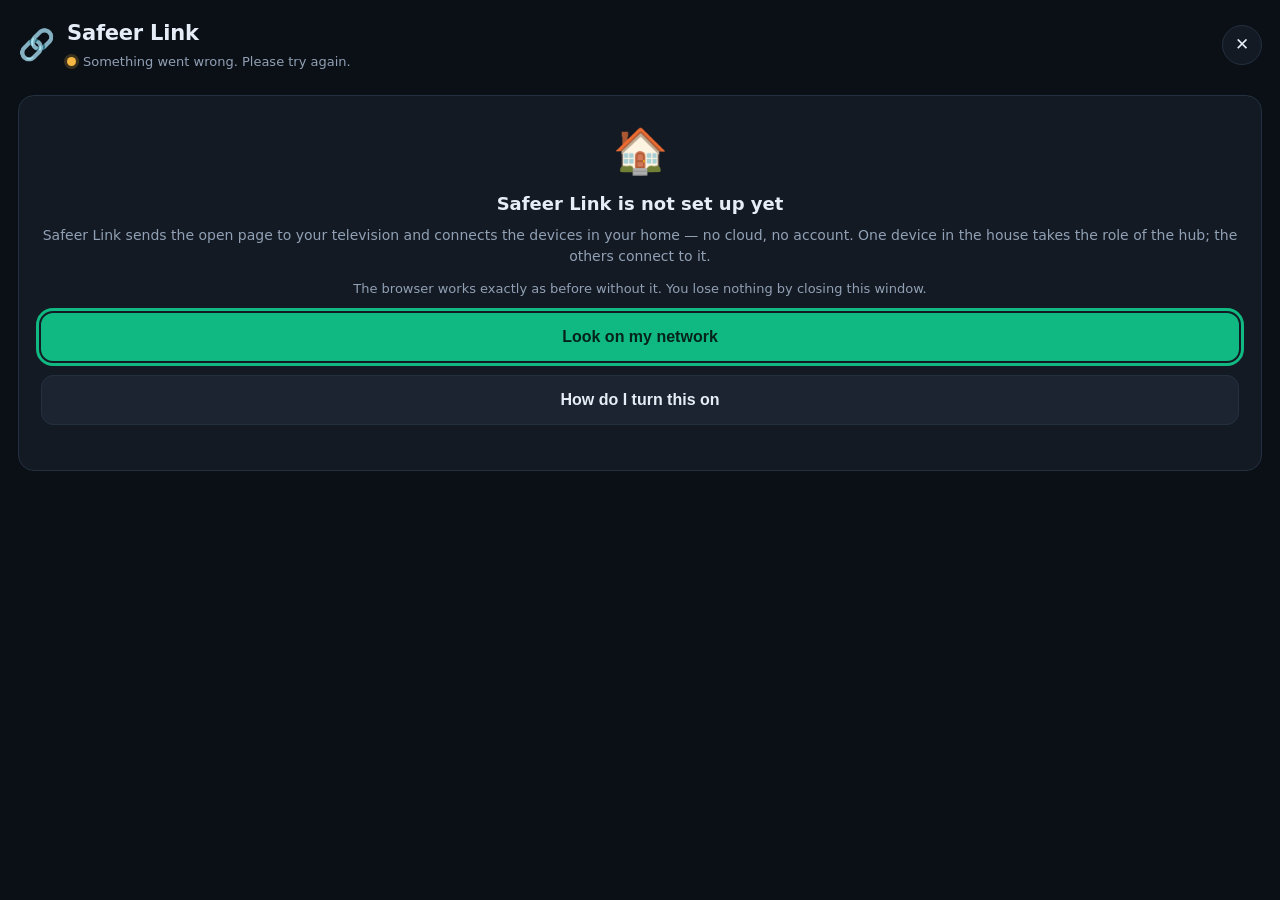
<file: assets/link/index.html>
<!doctype html>
<html lang="sl">
<head>
<meta charset="utf-8">
<meta name="viewport" content="width=device-width, initial-scale=1, viewport-fit=cover">
<title>Safeer Link</title>
<link rel="stylesheet" href="link.css">
</head>
<body>

<!-- Vsa vidna besedila nosijo data-t; link.js jih napolni v jeziku uporabnika.
     Tu zapisana slovenscina je hkrati privzetek, ce bi se prevod kdaj izgubil. -->

<header class="glava">
  <div class="znak">
    <span class="logo">🔗</span>
    <div>
      <h1>Safeer Link</h1>
      <p class="stanjeVrstica">
        <span class="pika" id="pika"></span>
        <span id="podnaslov" data-t="preverjam">Preverjam …</span>
      </p>
    </div>
  </div>
  <button class="zapri" id="gumbZapri" aria-label="Zapri" data-t-naslov="zapri">✕</button>
</header>

<main>

  <!-- Vklop in izklop sta skupaj in na vrhu: kdor odpre Safeer Link, najprej odloca o tem. -->
  <div id="hubStikalo" hidden>
    <div class="stikaloVrstica">
      <button class="glavni" id="gumbHubVklopi" data-t="vklopiLink">Vklopi Safeer Link</button>
      <button class="drugotni" id="gumbHubIzklopi" data-t="izklopiLink">Izklopi Safeer Link</button>
    </div>
    <p class="opomba" id="opombaHubVklop"></p>
  </div>

  <!-- Stanje 1: Huba ni -->
  <section class="zaslon" id="zaslonBrezHuba">
    <div class="kartica sredina">
      <div class="velikaIkona">🏠</div>
      <h2 data-t="brezHubaNaslov">Safeer Link še ni vklopljen</h2>
      <p class="pojasnilo" data-t="brezHubaOpis">
        Safeer Link pošlje odprto stran na televizor in poveže tvoje naprave doma —
        brez oblaka in brez računa. Za to mora ena naprava v hiši prevzeti vlogo
        središča; ostale se povežejo nanjo.
      </p>
      <p class="pojasnilo drobno" data-t="brezHubaPomirilo">
        Brskalnik deluje povsem normalno tudi brez njega. Ničesar ne izgubiš, če to okno zapreš.
      </p>
      <button class="glavni" id="gumbPoisci" data-t="poisci">Poišči v mojem omrežju</button>
      <button class="drugotni" id="gumbNavodila" data-t="kakoDobim">Kako to vklopim</button>
      <p class="opomba" id="opombaIskanje"></p>
    </div>
  </section>

  <!-- Stanje 2: Hub je, a nas še ne pozna -->
  <section class="zaslon" id="zaslonSeznanitev" hidden>
    <div class="kartica sredina">
      <div class="velikaIkona">🔐</div>
      <h2 data-t="povežiNaslov">Poveži to napravo</h2>
      <p class="pojasnilo">
        <span data-t="hubNajdenNa">Safeer Link je na naslovu</span>
        <span class="poudarek" id="naslovHuba"></span>.
        <span data-t="zakajPotrditi">Da ti sme pošiljati in sinhronizirati, ga moraš enkrat potrditi.</span>
      </p>
      <div class="koda" id="kodaBlok" hidden>
        <p class="pojasnilo drobno" data-t="potrdiKodo">Kodo potrdi na napravi, kjer teče Safeer Link:</p>
        <div class="stevilke" id="kodaStevilke">------</div>
        <p class="opomba" data-t="kodaVelja">Koda velja 5 minut.</p>
      </div>
      <button class="glavni" id="gumbSeznani" data-t="poveziSSafeerLink">Poveži s Safeer Link</button>
      <p class="opomba" id="opombaSeznanitev"></p>
    </div>
  </section>

  <!-- Stanje 2b: Safeer Link je na novem naslovu (usmerjevalnik je podelil nov IP). -->
  <section class="zaslon" id="zaslonPreseljen" hidden>
    <div class="kartica sredina">
      <div class="velikaIkona">🏡</div>
      <h2 data-t="preseljenNaslov">Safeer Link je na novem naslovu</h2>
      <p class="pojasnilo">
        <span data-t="preseljenOpis">Doma se javlja z drugega naslova kot doslej — običajno zato, ker mu je usmerjevalnik podelil novega. Potrdi, da je to tvoj Safeer Link.</span>
      </p>
      <p class="pojasnilo drobno"><span class="poudarek" id="noviNaslov"></span></p>
      <button class="glavni" id="gumbPotrdiNaslov" data-t="daPovezi">Da, poveži</button>
      <p class="opomba" id="opombaPreselitev"></p>
    </div>
  </section>

  <!-- Stanje 3: povezani. En sam zaslon, brez zavihkov: najprej dejanje, nato stanje. -->
  <section class="zaslon" id="zaslonPovezan" hidden>

    <div class="panel" id="panelCast" hidden>
      <h2 data-t="posljiStran">Pošlji to stran</h2>
      <div class="kartica tesno">
        <p class="oznaka" data-t="odprtoVBrskalniku">Odprto v brskalniku</p>
        <p class="naslovStrani" id="naslovStrani">—</p>
        <p class="urlStrani" id="urlStrani"></p>
      </div>
      <ul class="seznam" id="seznamPrejemnikov"></ul>
      <p class="opomba" id="opombaCast"></p>

      <div class="predvajalnik" id="predvajalnik" hidden>
        <p class="oznaka">
          <span data-t="predvajaSeNa">Predvaja se na</span> <span id="imePrejemnika"></span>
        </p>
        <p class="naslovStrani" id="naslovPredvajanja">—</p>
        <div class="crta"><div class="crtaNapolnjena" id="crtaNapolnjena"></div></div>
        <p class="cas"><span id="casPolozaj">0:00</span> / <span id="casTrajanje">0:00</span></p>
        <div class="tipke">
          <button data-ukaz="nazaj" data-t="nazaj10">⏪ 10 s</button>
          <button data-ukaz="pause" data-t="pavza">⏸ Pavza</button>
          <button data-ukaz="play" data-t="predvajaj">▶ Predvajaj</button>
          <button data-ukaz="naprej" data-t="naprej10">10 s ⏩</button>
        </div>
      </div>
    </div>

    <div class="panel" id="panelNaprave">
      <div class="vrsticaGlave">
        <h2 data-t="povezaneNaprave">Povezane naprave</h2>
        <button class="drobniGumb" id="gumbOsvezi" data-t="osvezi">Osveži</button>
      </div>
      <ul class="seznam" id="seznamNaprav"></ul>
      <p class="opomba" id="opombaNaprave" data-t="povezujem">Povezujem se …</p>
      <button class="drugotni tanek" id="gumbPozabi" hidden data-t="pozabiNapravo">
        Pozabi to napravo
      </button>
      <p class="opomba" id="opombaPozabi"></p>
    </div>

    <div class="panel" id="panelSync">
      <h2 data-t="sinhronizacija">Sinhronizacija</h2>
      <p class="pojasnilo" data-t="syncOpis">
        Zaznamki potujejo med tvojimi napravami prek domačega Safeer Linka.
        Nič ne gre v oblak.
      </p>
      <ul class="seznam" id="seznamSync"></ul>
      <p class="opomba" id="opombaSync" data-t="syncPrivzeto">Sinhronizacija se vklopi, ko jo potrdiš — do takrat se ne pošlje nič.</p>
    </div>

  </section>

  <!-- Stanje 4: sredisce tece v tem brskalniku na televizorju. -->
  <section class="zaslon" id="zaslonHubTu" hidden>

    <div class="panel" id="panelPrijave" hidden>
      <h2 data-t="cakaPrijava">Naprava se želi povezati</h2>
      <ul class="seznam" id="seznamPrijav"></ul>
    </div>

    <div class="panel">
      <div class="vrsticaGlave">
        <h2 data-t="tuNaslov">Ta televizor je središče</h2>
        <button class="drobniGumb" id="gumbHubOsvezi" data-t="osvezi">Osveži</button>
      </div>
      <p class="pojasnilo" data-t="tuPojasnilo">
        Naprave v lokalnem omrežju se povezujejo na televizor.
      </p>
      <ul class="seznam" id="seznamHubNaprav"></ul>
      <p class="opomba" id="opombaHub"></p>
    </div>

  </section>

</main>

<script src="link.js"></script>
</body>
</html>
</file>
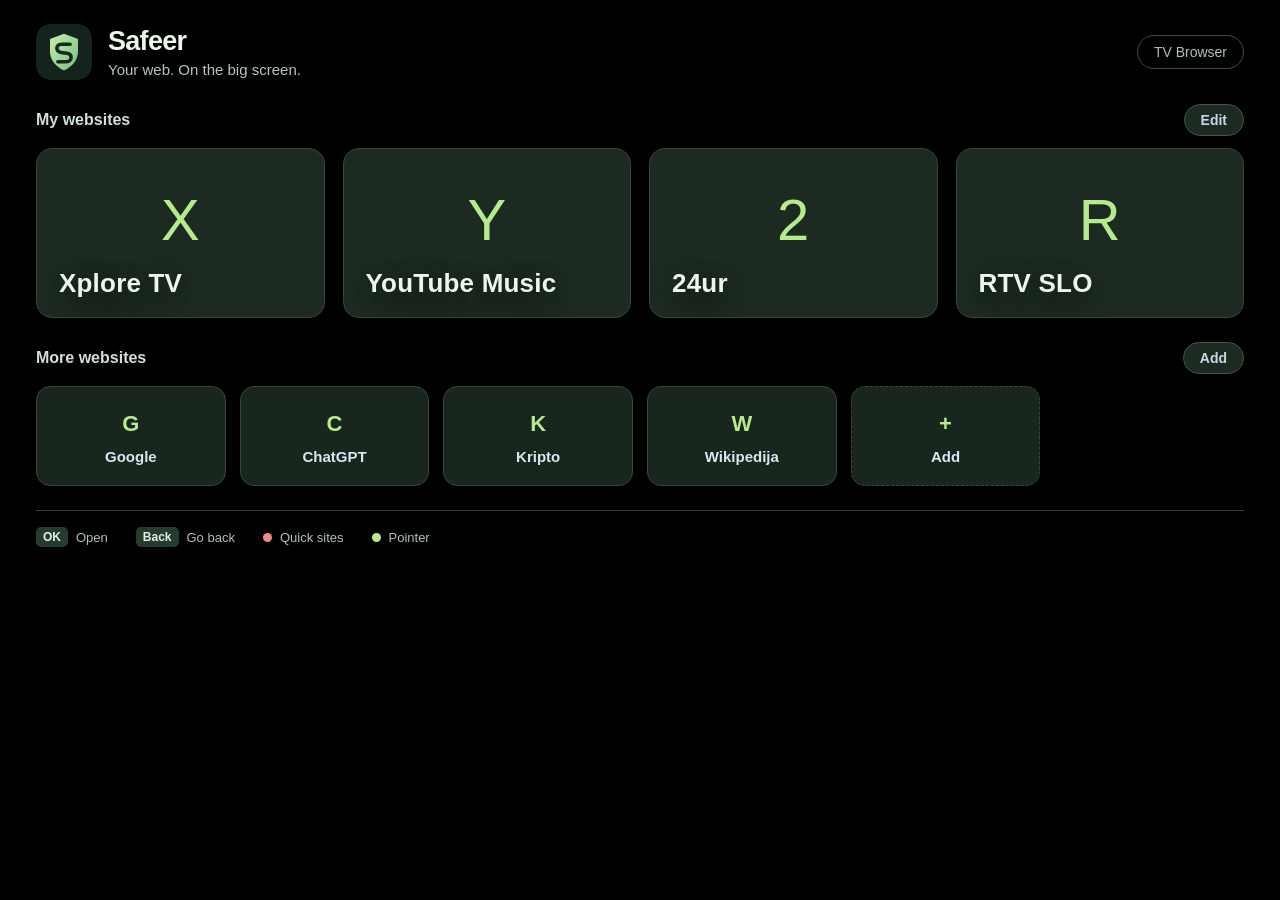
<file: assets/brave_home.html>
<!DOCTYPE html>

<html lang="en">
<head>
<meta charset="utf-8"/>
<meta content="width=device-width, initial-scale=1.0, user-scalable=no" name="viewport"/>
<title>Safeer Browser</title>
<style>
        * { margin: 0; padding: 0; box-sizing: border-box; -webkit-tap-highlight-color: transparent; user-select: none; }
        html, body {
            height: 100%;
            background: #000000;
            color: #f4f7fb;
            font-family: "Segoe UI", Roboto, "Noto Sans", sans-serif;
        }
        body {
            overflow: hidden;
            background-color: #000000;
            background-image: none;
        }
        .stage {
            width: min(1680px, calc(100vw - 80px));
            margin: 0 auto;
            padding: 88px 0 28px;
            height: 100%;
            display: flex;
            flex-direction: column;
        }

        .search-card { display: flex; flex-direction: column; align-items: center; gap: 16px; margin-bottom: 28px; }
        .search-bar-wrapper {
            width: 720px;
            max-width: 100%;
            height: 64px;
            display: flex;
            align-items: center;
            gap: 12px;
            padding: 0 10px 0 22px;
            border-radius: 999px;
            background: rgba(255, 255, 255, 0.06);
            border: 1px solid rgba(255, 255, 255, 0.12);
            box-shadow: 0 18px 50px rgba(0, 0, 0, 0.28);
        }
        .search-bar-wrapper:focus-within,
        .search-bar-wrapper.safeer-active-card {
            border-color: rgba(0, 229, 255, 0.85);
            background: rgba(0, 229, 255, 0.08);
            box-shadow: 0 0 0 3px rgba(0, 229, 255, 0.22), 0 18px 50px rgba(0, 0, 0, 0.28);
            outline: none;
        }
        .search-glyph { width: 22px; height: 22px; opacity: 0.7; flex-shrink: 0; }
        .search-input {
            flex: 1;
            background: transparent;
            border: none;
            outline: none;
            color: #ffffff;
            font-size: 22px;
            font-weight: 500;
        }
        .search-input::placeholder { color: rgba(155, 170, 188, 0.9); }
        .search-btn {
            width: 48px;
            height: 48px;
            border: none;
            border-radius: 50%;
            background: rgba(255, 255, 255, 0.10);
            color: #fff;
            font-size: 20px;
            display: flex;
            align-items: center;
            justify-content: center;
            outline: none;
        }
        .search-btn:focus,
        .search-btn.safeer-active-card {
            background: #00e5ff;
            color: #041016;
            box-shadow: 0 0 28px rgba(0, 229, 255, 0.55);
        }
        .engine-chips { display: flex; gap: 12px; }
        .engine-chip {
            font-size: 16px;
            font-weight: 650;
            padding: 10px 20px;
            border-radius: 999px;
            background: rgba(255, 255, 255, 0.05);
            border: 1px solid rgba(255, 255, 255, 0.08);
            color: #9aacbf;
            outline: none;
        }
        .engine-chip.active {
            color: #eaf6ff;
            background: rgba(255, 255, 255, 0.10);
            border-color: rgba(255, 255, 255, 0.18);
        }
        .engine-chip:focus,
        .engine-chip.safeer-active-card {
            color: #041016;
            background: #00e5ff;
            border-color: #00e5ff;
            box-shadow: 0 0 0 3px rgba(0, 229, 255, 0.25), 0 0 28px rgba(0, 229, 255, 0.4);
            outline: none;
        }

        .section-head {
            display: flex;
            align-items: center;
            justify-content: space-between;
            margin: 0 0 14px 4px;
        }
        .section-title {
            font-size: 15px;
            font-weight: 700;
            letter-spacing: 1.4px;
            text-transform: uppercase;
            color: rgba(154, 172, 191, 0.9);
            margin: 0;
        }
        .edit-chip {
            font-size: 16px;
            font-weight: 700;
            padding: 8px 18px;
            border-radius: 999px;
            background: rgba(255, 255, 255, 0.06);
            border: 1px solid rgba(255, 255, 255, 0.12);
            color: #c9d6e4;
            outline: none;
        }
        .edit-chip:focus,
        .edit-chip.safeer-active-card {
            color: #041016;
            background: #00e5ff;
            border-color: #00e5ff;
            box-shadow: 0 0 0 3px rgba(0, 229, 255, 0.25);
        }
        .hero-row {
            display: grid;
            grid-template-columns: repeat(4, 1fr);
            gap: 20px;
            margin-bottom: 28px;
            contain: layout;
        }
        .hero-card {
            position: relative;
            height: 210px;
            border-radius: 22px;
            overflow: hidden;
            outline: none;
            border: 1px solid rgba(255, 255, 255, 0.08);
            box-shadow: 0 16px 40px rgba(0, 0, 0, 0.32);
            transition: transform 0.12s ease, box-shadow 0.12s ease, border-color 0.12s ease;
        }
        .hero-card .art {
            position: absolute; inset: 0;
            display: flex; align-items: center; justify-content: center;
            font-size: 42px;
        }
        .hero-card .art svg { width: 72px; height: 72px; opacity: 0.95; }
        .hero-card .hero-label {
            position: absolute; left: 22px; right: 22px; bottom: 18px;
            font-size: 26px; font-weight: 750; letter-spacing: 0.2px;
            text-shadow: 0 8px 24px rgba(0, 0, 0, 0.55);
        }
        .hero-card.tone-0 .art { background: linear-gradient(145deg, #0d1f14 0%, #1c3a24 58%, #2c5a38 100%); }
        .hero-card.tone-1 .art { background: linear-gradient(145deg, #0b1a12 0%, #17331f 55%, #245231 100%); }
        .hero-card.tone-2 .art { background: linear-gradient(145deg, #062a38 0%, #0277a3 55%, #00d2ff 100%); }
        .hero-card.tone-3 .art { background: linear-gradient(145deg, #0a2040 0%, #1256a8 58%, #3d8bff 100%); }
        .hero-card.tone-4 .art { background: linear-gradient(145deg, #123018 0%, #1b7a45 58%, #4ade80 100%); }
        .hero-card.tone-5 .art { background: linear-gradient(145deg, #2a1840 0%, #6d28d9 58%, #c4b5fd 100%); }
        .hero-card:focus,
        .hero-card.safeer-active-card {
            transform: scale(1.035);
            border-color: #00e5ff;
            box-shadow: 0 0 0 4px #00e5ff, 0 0 36px rgba(0, 229, 255, 0.45);
            z-index: 2;
        }

        .more-row {
            display: grid;
            grid-template-columns: repeat(6, 1fr);
            gap: 16px;
            flex: 1;
        }
        .favorite-tile.mini {
            height: 118px;
            border-radius: 20px;
            display: flex;
            flex-direction: column;
            align-items: center;
            justify-content: center;
            gap: 10px;
            background: rgba(255, 255, 255, 0.045);
            border: 1px solid rgba(255, 255, 255, 0.08);
            outline: none;
        }
        .favorite-tile.mini .tile-icon-wrapper {
            width: 44px; height: 44px;
            display: flex; align-items: center; justify-content: center;
            background: transparent; border: none; box-shadow: none;
        }
        .favorite-tile.mini .tile-icon-wrapper svg { width: 32px; height: 32px; }
        .favorite-tile.mini .tile-name {
            font-size: 16px;
            font-weight: 650;
            color: #dbe6f2;
            max-width: none;
        }
        .favorite-tile.mini:focus,
        .favorite-tile.mini.safeer-active-card {
            background: rgba(0, 229, 255, 0.12);
            border-color: #00e5ff;
            box-shadow: 0 0 0 4px #00e5ff, 0 0 28px rgba(0, 229, 255, 0.35);
            transform: none;
        }
        .mini-add { border-style: dashed; border-color: rgba(255, 255, 255, 0.18); background: transparent; }
        .mini-add .tile-name { color: #9aacbf; }
        .hero-card.mini-add .art { background: rgba(255, 255, 255, 0.04); }
        .hero-card.mini-add .hero-label { color: #9aacbf; font-weight: 650; }
    </style>
<link href="safeer-home.css" rel="stylesheet"/>
</head>
<body>
<div class="stage">
<header class="safeer-brand"><img alt="" height="56" src="safeer-mark.svg" width="56"/><div><h1>Safeer</h1><p><span data-home-text="home_tagline">Your web. On the big screen.</span></p></div><span class="edition">TV Browser</span></header>
<div class="search-card">
<form class="search-bar-wrapper" id="searchForm" onsubmit="return handleSearch(event)">
<svg class="search-glyph" fill="none" stroke="#c9d6e4" stroke-width="2" viewbox="0 0 24 24"><circle cx="11" cy="11" r="7"></circle><path d="M20 20l-3.2-3.2"></path></svg>
<input autocomplete="off" autocorrect="off" class="search-input" data-home-placeholder="home_search" id="searchInput" placeholder="Search or enter an address..." tabindex="-1" type="text"/>
<button aria-label="Search" class="search-btn" data-home-label="search" tabindex="0" type="submit">→</button>
</form>
<div class="engine-chips">
<div class="engine-chip active" onclick="setEngine('google', this)" role="button" tabindex="0">Google</div>
<div class="engine-chip" onclick="setEngine('duckduckgo', this)" role="button" tabindex="0">DuckDuckGo</div>
<div class="engine-chip" onclick="setEngine('brave', this)" role="button" tabindex="0">Brave Search</div>
</div>
<div style="font-size: 13px; color: rgba(148, 163, 184, 0.75); letter-spacing: 0.8px; margin-top: -4px; font-weight: 600;"><span data-home-text="safer">🛡️ Safer browsing · Safeer Browser</span></div>
</div>
<div class="section-head">
<div class="section-title"><span data-home-text="my_sites">My websites</span></div>
<div class="edit-chip" onclick="editTiles()" role="button" tabindex="0"><span data-home-text="edit">Edit</span></div>
</div>
<div class="hero-row" id="heroRow"></div>
<div class="section-head">
<div class="section-title"><span data-home-text="more_sites">More websites</span></div>
<div class="edit-chip" onclick="addTile()" role="button" tabindex="0"><span data-home-text="add">Add</span></div>
</div>
<div class="more-row" id="favoritesGrid"></div>
<footer class="remote-help"><span><b>OK</b><span data-home-text="open">Open</span></span><span><b><span data-home-text="back">Back</span></b><span data-home-text="return">Go back</span></span><span><i class="remote-red"></i><span data-home-text="sites">Quick sites</span></span><span><i class="remote-green"></i><span data-home-text="pointer">Pointer</span></span></footer>
</div>
<script src="home-language.js"></script><script>
    var currentEngine = 'google';
    var DEFAULT_TILES = [
        { title: 'Xplore TV', url: 'https://www.xploretv.si/livetv' },
        { title: 'YouTube Music', url: 'https://www.youtube.com/tv#/browse?c=FEtopics_music' },
        { title: '24ur', url: 'https://www.24ur.com' },
        { title: 'RTV SLO', url: 'https://www.rtvslo.si' },
        { title: 'Google', url: 'https://www.google.com' },
        { title: 'ChatGPT', url: 'https://chatgpt.com' },
        { title: 'Kripto', url: 'https://cryptoquant.com' },
        { title: 'Wikipedija', url: 'https://sl.wikipedia.org' }
    ];

    function loadTiles() {
        try {
            if (window.SafeerBridge && typeof window.SafeerBridge.getHomeTiles === 'function') {
                var raw = window.SafeerBridge.getHomeTiles();
                var parsed = JSON.parse(raw);
                if (parsed && parsed.length) return popraviBliznjice(parsed);
            }
        } catch (e) {}
        return popraviBliznjice(DEFAULT_TILES.slice());
    }

    /* Ze shranjena bliznjica YouTube naj odpre glasbeni zavihek, ne domace strani. */
    var YT_STARE = [
        'https://www.youtube.com/tv', 'https://www.youtube.com/tv/',
        'http://www.youtube.com/tv', 'https://youtube.com/tv', 'https://m.youtube.com/tv'
    ];
    function popraviBliznjice(tiles) {
        for (var i = 0; i < tiles.length; i++) {
            var u = String((tiles[i] && tiles[i].url) || '');
            if (YT_STARE.indexOf(u) !== -1) {
                tiles[i].url = 'https://www.youtube.com/tv#/browse?c=FEtopics_music';
                tiles[i].title = 'YouTube Music';
            }
        }
        return tiles;
    }

    function letterMark(title) {
        var t = String(title || '').replace(/^[^A-Za-z0-9ČčŠšŽž]+/, '');
        var ch = t.charAt(0) || String(title || '?').charAt(0) || '?';
        return ch.toUpperCase();
    }

    function bindOpen(el, url) {
        el.addEventListener('click', function() { openUrl(url); });
    }

    function renderTiles() {
        var tiles = loadTiles();
        var heroes = tiles.slice(0, 4);
        var rest = tiles.slice(4);
        var heroRow = document.getElementById('heroRow');
        var miniRow = document.getElementById('favoritesGrid');
        heroRow.innerHTML = '';
        miniRow.innerHTML = '';

        function addHero(tile, index, isAdd) {
            var el = document.createElement('div');
            el.className = isAdd ? 'favorite-tile hero-card mini-add' : ('favorite-tile hero-card tone-' + (index % 6));
            el.setAttribute('role', 'button');
            el.tabIndex = 0;
            var art = document.createElement('div');
            art.className = 'art';
            art.textContent = isAdd ? '+' : letterMark(tile.title);
            var lab = document.createElement('div');
            lab.className = 'hero-label';
            lab.textContent = isAdd ? homeText('add') : tile.title;
            el.appendChild(art);
            el.appendChild(lab);
            if (isAdd) el.addEventListener('click', addTile);
            else bindOpen(el, tile.url);
            heroRow.appendChild(el);
        }

        for (var i = 0; i < heroes.length; i++) addHero(heroes[i], i, false);
        if (heroes.length < 4) addHero({ title: homeText('add'), url: '' }, 0, true);

        function addMini(tile, isAdd) {
            var el = document.createElement('div');
            el.className = isAdd ? 'favorite-tile mini mini-add' : 'favorite-tile mini';
            el.setAttribute('role', 'button');
            el.tabIndex = 0;
            var wrap = document.createElement('div');
            wrap.className = 'tile-icon-wrapper';
            wrap.textContent = isAdd ? '+' : letterMark(tile.title);
            wrap.style.fontSize = '22px';
            wrap.style.fontWeight = '800';
            wrap.style.color = '#dbe6f2';
            var name = document.createElement('div');
            name.className = 'tile-name';
            name.textContent = isAdd ? homeText('add') : tile.title;
            el.appendChild(wrap);
            el.appendChild(name);
            if (isAdd) el.addEventListener('click', addTile);
            else bindOpen(el, tile.url);
            miniRow.appendChild(el);
        }

        for (var j = 0; j < rest.length; j++) addMini(rest[j], false);
        addMini({ title: homeText('add'), url: '' }, true);
    }

    function editTiles() {
        if (window.SafeerBridge && window.SafeerBridge.openHomeTilesEditor) window.SafeerBridge.openHomeTilesEditor();
    }
    function addTile() {
        if (window.SafeerBridge && window.SafeerBridge.addHomeTile) window.SafeerBridge.addHomeTile();
    }

    function setEngine(engine, el) {
        currentEngine = engine;
        document.querySelectorAll('.engine-chip').forEach(function(c) { c.classList.remove('active'); });
        if (el) el.classList.add('active');
        var input = document.getElementById('searchInput');
        if (engine === 'duckduckgo') input.placeholder = homeText('private_search');
        else if (engine === 'brave') input.placeholder = homeText('brave_search');
        else input.placeholder = homeText('home_search');
        try { input.blur(); } catch (e) {}
    }

    function handleSearch(e) {
        if (e) e.preventDefault();
        var q = document.getElementById('searchInput').value.trim();
        if (!q) return false;
        var targetUrl = '';
        if (q.indexOf('http://') === 0 || q.indexOf('https://') === 0) targetUrl = q;
        else if (q.indexOf('.') !== -1 && q.indexOf(' ') === -1) targetUrl = 'https://' + q;
        else if (currentEngine === 'duckduckgo') targetUrl = 'https://duckduckgo.com/?q=' + encodeURIComponent(q);
        else if (currentEngine === 'brave') targetUrl = 'https://search.brave.com/search?q=' + encodeURIComponent(q);
        else targetUrl = 'https://www.google.com/search?q=' + encodeURIComponent(q);
        openUrl(targetUrl);
        return false;
    }

    function openUrl(url) {
        if (window.SafeerBridge && typeof window.SafeerBridge.navigate === 'function') window.SafeerBridge.navigate(url);
        else window.location.href = url;
    }

    function bootTiles() {
        renderTiles();
        if (!window.SafeerBridge) setTimeout(renderTiles, 150);
    }
    bootTiles();
</script>
</body>
</html>
</file>
<file: assets/link/link.css>
/* Safeer Link — vgrajen zaslon v brskalniku.
   Barve so iste kot v Safeerju: temna podlaga, zelena poteza. */

:root {
  --ozadje: #0b1017;
  --plosca: #131a24;
  --ploscaSvetla: #1b2430;
  --crta: #243040;
  --besedilo: #e6edf6;
  --medlo: #91a0b4;
  --zelena: #10b981;
  --zelenaTemna: #04231a;
  --rumena: #f5b642;
  --siva: #5c6b80;
  --rdeca: #f87171;
}

* { box-sizing: border-box; -webkit-tap-highlight-color: transparent; }

/* Atribut hidden mora premagati display iz sloga, sicer "skriti" gumbi ostanejo vidni. */
[hidden] { display: none !important; }

html, body {
  margin: 0;
  padding: 0;
  background: var(--ozadje);
  color: var(--besedilo);
  font-family: system-ui, -apple-system, "Segoe UI", Roboto, sans-serif;
  font-size: 16px;
  line-height: 1.5;
}

body { padding-bottom: 28px; }

/* ---------- glava ---------- */

.glava {
  display: flex;
  align-items: center;
  justify-content: space-between;
  gap: 12px;
  padding: 18px 18px 12px;
  position: sticky;
  top: 0;
  background: linear-gradient(var(--ozadje) 70%, transparent);
  z-index: 5;
}

.znak { display: flex; align-items: center; gap: 12px; min-width: 0; }
.logo { font-size: 30px; line-height: 1; }
.glava h1 { font-size: 21px; margin: 0; letter-spacing: -0.01em; }
.glava p { margin: 2px 0 0; font-size: 13px; color: var(--medlo); }

/* Stanje je barva, ne stavek: pika pove na prvi pogled, ali je vse v redu. */
.stanjeVrstica { display: flex; align-items: center; gap: 7px; }

.pika {
  flex: none;
  width: 9px;
  height: 9px;
  border-radius: 50%;
  background: var(--siva);
  box-shadow: 0 0 0 3px rgba(92, 107, 128, .18);
}

.pika.zelena {
  background: var(--zelena);
  box-shadow: 0 0 0 3px rgba(16, 185, 129, .2);
}

.pika.rumena {
  background: var(--rumena);
  box-shadow: 0 0 0 3px rgba(245, 182, 66, .2);
  animation: utrip 1.8s ease-in-out infinite;
}

@keyframes utrip {
  0%, 100% { opacity: 1; }
  50% { opacity: .45; }
}

@media (prefers-reduced-motion: reduce) {
  .pika.rumena { animation: none; }
}

.zapri {
  flex: none;
  width: 40px; height: 40px;
  border-radius: 50%;
  border: 1px solid var(--crta);
  background: var(--plosca);
  color: var(--besedilo);
  font-size: 17px;
}

/* ---------- zavihki ---------- */

.zavihki {
  display: flex;
  gap: 8px;
  padding: 0 18px 10px;
  overflow-x: auto;
}

.zavihek {
  flex: none;
  padding: 9px 16px;
  border-radius: 999px;
  border: 1px solid var(--crta);
  background: var(--plosca);
  color: var(--medlo);
  font-size: 14px;
}

.zavihek.izbran {
  background: var(--zelena);
  border-color: var(--zelena);
  color: var(--zelenaTemna);
  font-weight: 600;
}

/* ---------- vsebina ---------- */

main { padding: 0 18px; }

.kartica {
  background: var(--plosca);
  border: 1px solid var(--crta);
  border-radius: 16px;
  padding: 22px;
}

.kartica.tesno { padding: 14px 16px; margin-bottom: 14px; }
.kartica.sredina { text-align: center; margin-top: 12px; }

.velikaIkona { font-size: 44px; margin-bottom: 6px; }

h2 { font-size: 18px; margin: 0 0 8px; }

.pojasnilo { color: var(--medlo); font-size: 14px; margin: 0 0 12px; }
.pojasnilo.drobno { font-size: 13px; }
.poudarek { color: var(--besedilo); }
.opomba { color: var(--medlo); font-size: 13px; margin: 10px 0 0; min-height: 1em; }
.oznaka { color: var(--medlo); font-size: 12px; text-transform: uppercase; letter-spacing: .06em; margin: 0 0 4px; }

button.glavni, button.drugotni {
  display: block;
  width: 100%;
  margin-top: 14px;
  padding: 15px;
  border: 0;
  border-radius: 12px;
  font-size: 16px;
  font-weight: 600;
}

button.glavni { background: var(--zelena); color: var(--zelenaTemna); }
button.drugotni { background: var(--ploscaSvetla); color: var(--besedilo); border: 1px solid var(--crta); }
button[disabled] { opacity: .5; }

/* Tanek drugotni gumb za redka dejanja (npr. Pozabi to napravo). */
button.drugotni.tanek {
  margin-top: 16px;
  padding: 11px;
  font-size: 14px;
  font-weight: 500;
  color: var(--medlo);
}
button.drugotni.tanek:hover { color: var(--besedilo); }

.vrsticaGlave { display: flex; align-items: center; justify-content: space-between; }
.drobniGumb {
  padding: 7px 13px;
  border-radius: 999px;
  border: 1px solid var(--crta);
  background: var(--plosca);
  color: var(--medlo);
  font-size: 13px;
}

.panel { margin-bottom: 26px; }

/* ---------- seznam naprav ---------- */

.seznam { list-style: none; margin: 12px 0 0; padding: 0; }

.seznam li {
  display: flex;
  align-items: center;
  gap: 12px;
  background: var(--plosca);
  border: 1px solid var(--crta);
  border-radius: 14px;
  padding: 14px 16px;
  margin-bottom: 10px;
}

.seznam li .ikona { font-size: 22px; flex: none; }
.seznam li .telo { flex: 1; min-width: 0; }
.seznam li .ime { font-size: 15px; }
.seznam li .pod { font-size: 12px; color: var(--medlo); }

.znacka {
  flex: none;
  font-size: 11px;
  padding: 4px 9px;
  border-radius: 999px;
  border: 1px solid var(--crta);
  color: var(--medlo);
}

.znacka.zivo { color: var(--zelena); border-color: rgba(16, 185, 129, .45); }
.znacka.opozorilo { color: var(--rumena); border-color: rgba(245, 182, 66, .45); }

.seznam li.klikljiv { border-color: rgba(16, 185, 129, .35); }

/* ---------- koda ---------- */

.koda { margin-top: 16px; }

.stevilke {
  font-family: ui-monospace, monospace;
  font-size: 34px;
  letter-spacing: .18em;
  padding: 14px 0;
  background: var(--ploscaSvetla);
  border-radius: 12px;
}

/* ---------- predvajalnik ---------- */

.predvajalnik {
  margin-top: 18px;
  background: var(--plosca);
  border: 1px solid var(--crta);
  border-radius: 16px;
  padding: 16px;
}

.naslovStrani {
  margin: 0;
  font-size: 15px;
  overflow: hidden;
  text-overflow: ellipsis;
  white-space: nowrap;
}

.urlStrani {
  margin: 2px 0 0;
  font-size: 12px;
  color: var(--medlo);
  overflow: hidden;
  text-overflow: ellipsis;
  white-space: nowrap;
}

.crta { height: 4px; background: var(--ploscaSvetla); border-radius: 999px; margin: 12px 0 6px; }
.crtaNapolnjena { height: 100%; width: 0; background: var(--zelena); border-radius: 999px; }
.cas { margin: 0; font-size: 12px; color: var(--medlo); }

.tipke { display: flex; gap: 8px; margin-top: 12px; flex-wrap: wrap; }
.tipke button {
  flex: 1 1 calc(50% - 8px);
  padding: 12px 8px;
  border-radius: 10px;
  border: 1px solid var(--crta);
  background: var(--ploscaSvetla);
  color: var(--besedilo);
  font-size: 14px;
}

/* ---------- televizor: daljinec potrebuje viden fokus ---------- */

@media (min-width: 900px) {
  body { font-size: 18px; }
  .stevilke { font-size: 46px; }
}

button:focus, .seznam li:focus {
  outline: 3px solid var(--zelena);
  outline-offset: 2px;
}

/* Glavnemu gumbu podlage ne spreminjamo: napis na njem je temen. */
.drugotni:focus, .drobniGumb:focus, .tipke button:focus {
  background: var(--ploscaSvetla);
}


/* Cakajoca prijava: ime naprave, koda in dve tipki. Koda je velika, ker jo uporabnik
   primerja s tisto na telefonu -- to je edini korak, ki mora biti bran z dveh metrov. */
.seznam li.prijava {
  display: block;
  padding: 16px 18px;
}
.seznam li.prijava .stevilke {
  margin: 10px 0 12px;
}
.seznam li.prijava .tipke {
  display: flex;
  gap: 10px;
}
.seznam li.prijava .tipke button {
  flex: 1;
}
.tuSredisce {
  margin-top: 18px;
  padding-top: 16px;
  border-top: 1px solid rgba(255, 255, 255, 0.12);
}


/* Vklop in izklop stojita drug ob drugem: obe moznosti sta vidni hkrati, da ni treba
   iskati, kje se stvar ugasne. */
.stikaloVrstica {
  display: flex;
  gap: 10px;
  margin-top: 12px;
}
.stikaloVrstica button.glavni,
.stikaloVrstica button.drugotni {
  flex: 1;
  margin-top: 0;
}
.stikaloVrstica button[disabled] {
  opacity: .45;
}
</file>
<file: assets/safeer-home.css>
html,body{background:#000;color:#eef5ed;font-family:Roboto,"Noto Sans",sans-serif;height:auto;min-height:100%}
body{overflow:auto;background-color:#000;background-image:none}
.stage{width:calc(100% - 72px);max-width:1500px;height:auto;padding:24px 0 28px}
.safeer-brand{display:flex;align-items:center;gap:16px;margin-bottom:24px}.safeer-brand img{flex-shrink:0;border-radius:15px}.safeer-brand h1{font-size:27px;font-weight:650;letter-spacing:-.7px}.safeer-brand p{font-size:15px;color:#b4c5b9;margin-top:4px}.edition{margin-left:auto;color:#adc1b2;font-size:14px;border:1px solid #3b5142;border-radius:30px;padding:8px 16px}
.search-card{display:none}.section-title{font-size:16px;text-transform:none;letter-spacing:0;color:#d1dfd5}.section-head{margin:0 0 12px}.edit-chip{font-size:14px;padding:7px 16px;background:#1c2a22;border:1px solid #405747}
.hero-row{gap:18px;margin-bottom:24px}.hero-card{height:170px;border-radius:16px;background:#1c2a22;border:1px solid #34483b;box-shadow:none;transition:none}.hero-card .art{background:transparent!important;font-size:58px;font-weight:500;color:#b5eb8d;padding-bottom:28px}.hero-label{font-size:20px;bottom:18px;text-shadow:none;left:18px;right:18px}.hero-card:focus,.hero-card.safeer-active-card{transform:none;border-color:#b5eb8d;box-shadow:none}
.more-row{grid-template-columns:repeat(6,minmax(0,1fr));gap:14px;flex:initial}.favorite-tile.mini{height:100px;border-radius:14px;background:#19261e;border:1px solid #34483b;gap:8px}.favorite-tile.mini .tile-name{font-size:15px;overflow-wrap:anywhere}.favorite-tile.mini .tile-icon-wrapper{height:32px;color:#b5eb8d!important}.mini-add{border-style:dashed!important}
.remote-help{display:flex;gap:28px;align-items:center;margin-top:24px;padding-top:16px;border-top:1px solid #2c4033;color:#afc1b5;font-size:13px}.remote-help span{display:flex;align-items:center;gap:8px}.remote-help b{color:#e4eee6;background:#263b2d;padding:3px 7px;border-radius:5px;font-size:12px}.remote-help i{width:9px;height:9px;border-radius:50%;display:inline-block}.remote-red{background:#ef8b87}.remote-green{background:#b5eb8d}
@media(max-width:850px){.stage{width:calc(100% - 48px)}.hero-card{height:145px}.hero-label{font-size:17px}.more-row{grid-template-columns:repeat(4,minmax(0,1fr))}.remote-help{flex-wrap:wrap;gap:16px}}
@media(prefers-reduced-motion:reduce){*{transition:none!important;animation:none!important}}
/* Oznaka izbranega naj bo povsod ista: zelen rob brez sija. Prej so imele manjse tipke
   svoj moder obroc, cez katerega je risala se nasa zelena oznaka - videti je bilo kot
   dvojni obroc. Velike plosce so bile ze zelene, zdaj so enake vse. */
.favorite-tile.mini:focus,.favorite-tile.mini.safeer-active-card{background:#19261e;border-color:#b5eb8d;box-shadow:none;transform:none}
.edit-chip:focus,.edit-chip.safeer-active-card{background:#1c2a22;color:#e8f3e2;border-color:#b5eb8d;box-shadow:none}
.engine-chip:focus,.engine-chip.safeer-active-card{background:#1c2a22;color:#e8f3e2;border-color:#b5eb8d;box-shadow:none}
.search-btn:focus,.search-btn.safeer-active-card{background:#b5eb8d;color:#101814;box-shadow:none}
.search-bar-wrapper:focus-within,.search-bar-wrapper.safeer-active-card{border-color:#b5eb8d;background:transparent;box-shadow:none}
</file>
